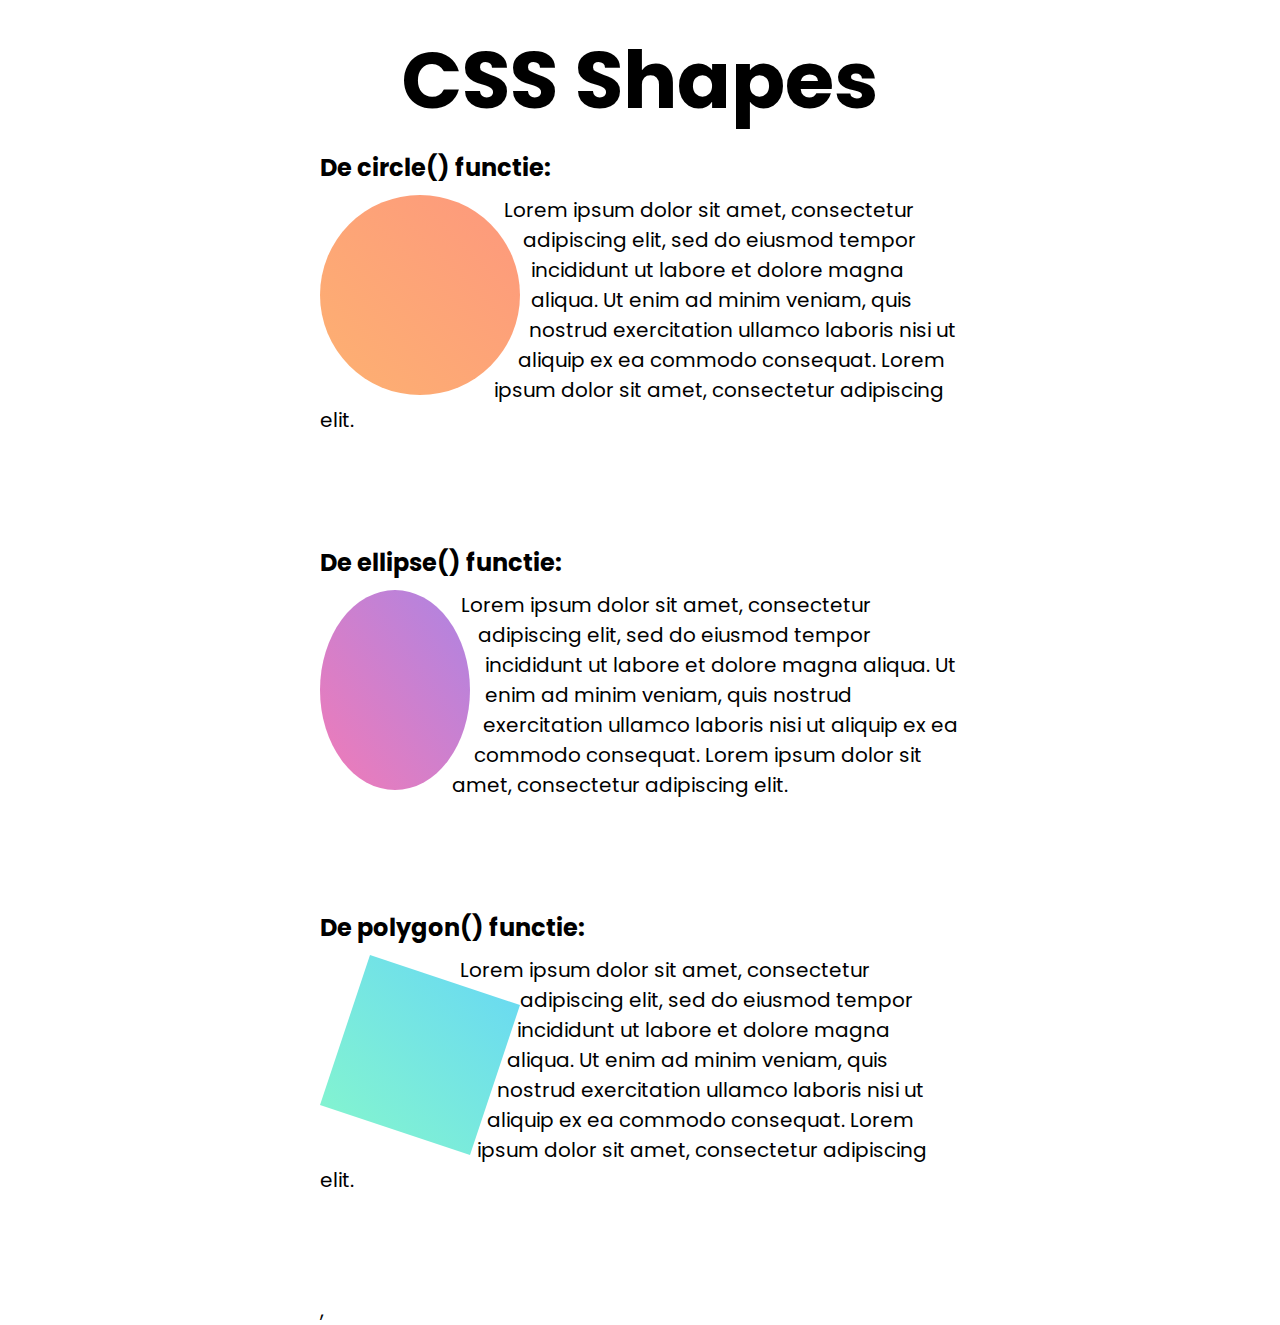
<file: index.html>
<!DOCTYPE html>
<html lang="en" dir="ltr">
  <head>
    <meta charset="utf-8">
    <meta name="viewport" content="width=device-width, initial-scale=1.0">
    <link rel="stylesheet" href="style.css">
    <link href="https://fonts.googleapis.com/css2?family=Poppins:wght@400&display=swap" rel="stylesheet">
    <link href="https://fonts.googleapis.com/css2?family=Poppins:wght@700&display=swap" rel="stylesheet">
    <title></title>
  </head>
  <body>
    <h1>CSS Shapes</h1>
    <div class='div'>
      <h2>De circle() functie:</h2>
      <div class='circle'></div>
      <p>Lorem ipsum dolor sit amet, consectetur adipiscing elit, sed do eiusmod tempor incididunt ut labore et dolore magna aliqua. Ut enim ad minim veniam, quis nostrud exercitation ullamco laboris nisi ut aliquip ex ea commodo consequat. Lorem ipsum dolor sit amet, consectetur adipiscing elit.</p>
    </div>
    <div class='div'>
      <h2>De ellipse() functie:</h2>
      <div class="ellipse"></div>
      <p>Lorem ipsum dolor sit amet, consectetur adipiscing elit, sed do eiusmod tempor incididunt ut labore et dolore magna aliqua. Ut enim ad minim veniam, quis nostrud exercitation ullamco laboris nisi ut aliquip ex ea commodo consequat. Lorem ipsum dolor sit amet, consectetur adipiscing elit.</p>
    </div>
    <div class='div'>
      <h2>De polygon() functie:</h2>
      <div class="polygon"></div>
      <p>Lorem ipsum dolor sit amet, consectetur adipiscing elit, sed do eiusmod tempor incididunt ut labore et dolore magna aliqua. Ut enim ad minim veniam, quis nostrud exercitation ullamco laboris nisi ut aliquip ex ea commodo consequat. Lorem ipsum dolor sit amet, consectetur adipiscing elit.</p>
    </div>
    <p>,</p>
  </body>
</html>
</file>
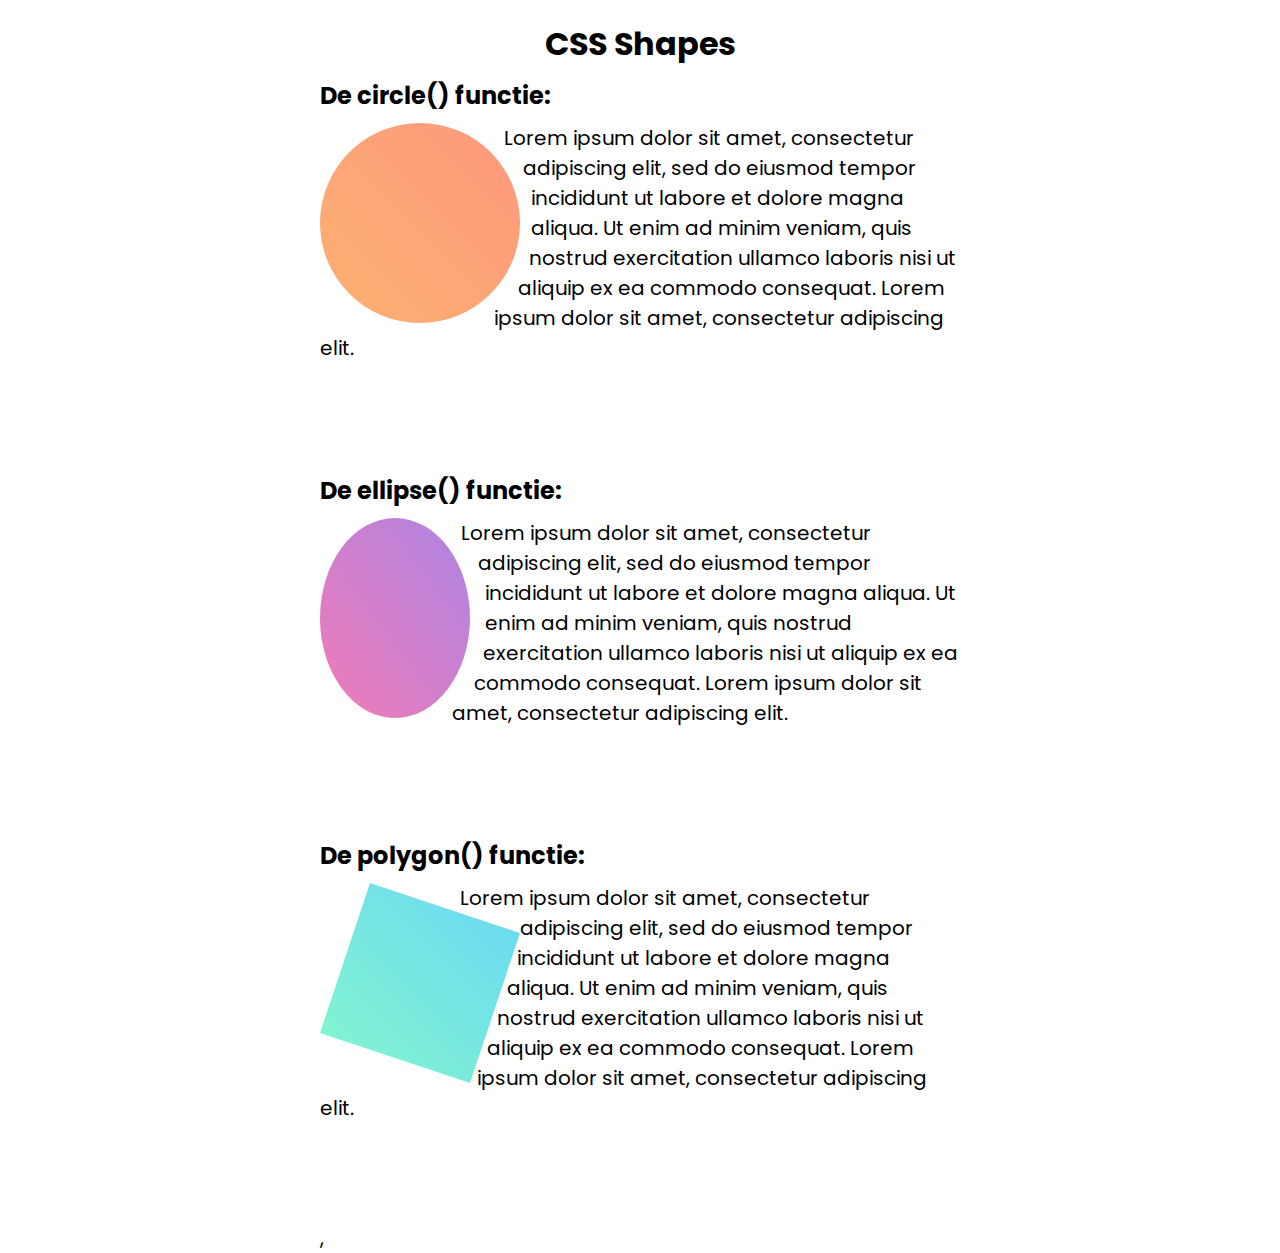
<file: Kennismakingsopdracht/index.html>
<!DOCTYPE html>
<html lang="en" dir="ltr">
  <head>
    <meta charset="utf-8">
    <meta name="viewport" content="width=device-width, initial-scale=1.0">
    <link rel="stylesheet" href="style.css">
    <link href="https://fonts.googleapis.com/css2?family=Poppins:wght@400&display=swap" rel="stylesheet">
    <link href="https://fonts.googleapis.com/css2?family=Poppins:wght@700&display=swap" rel="stylesheet">
    <title></title>
  </head>
  <body>
    <h1>CSS Shapes</h1>
    <div style='display:block; margin-bottom:100px;'>
      <h2>De circle() functie:</h2>
      <div class='circle'></div>
      <p>Lorem ipsum dolor sit amet, consectetur adipiscing elit, sed do eiusmod tempor incididunt ut labore et dolore magna aliqua. Ut enim ad minim veniam, quis nostrud exercitation ullamco laboris nisi ut aliquip ex ea commodo consequat. Lorem ipsum dolor sit amet, consectetur adipiscing elit.</p>
    </div>
    <div style='display:block; margin-bottom:100px;'>
      <h2>De ellipse() functie:</h2>
      <div class="ellipse"></div>
      <p>Lorem ipsum dolor sit amet, consectetur adipiscing elit, sed do eiusmod tempor incididunt ut labore et dolore magna aliqua. Ut enim ad minim veniam, quis nostrud exercitation ullamco laboris nisi ut aliquip ex ea commodo consequat. Lorem ipsum dolor sit amet, consectetur adipiscing elit.</p>
    </div>
    <div style='display:block; margin-bottom:100px;'>
      <h2>De polygon() functie:</h2>
      <div class="polygon"></div>
      <p>Lorem ipsum dolor sit amet, consectetur adipiscing elit, sed do eiusmod tempor incididunt ut labore et dolore magna aliqua. Ut enim ad minim veniam, quis nostrud exercitation ullamco laboris nisi ut aliquip ex ea commodo consequat. Lorem ipsum dolor sit amet, consectetur adipiscing elit.</p>
    </div>
    <p>,</p>
  </body>
</html>
</file>
<file: style.css>
* {
  padding: 0;
  margin: 0;
  font-family: 'Poppins', sans-serif;
}

body {
  margin: auto;
  width: 50vw;
  height: 90vh;
  padding: 20px;
  overflow-x: hidden;
}

h1 {
  text-align: center;
  font-size: 5em;
}

h2 {
  padding: 10px 0;
}

p {
  font-size: 1.25em;
}

.circle {
  background: linear-gradient(to top right, #FDB171, #FD987D);
  width: 200px;
  height: 200px;
  /* border-radius: 50%; */
  float: left;
  margin-right: 15px;

  shape-outside: circle(50% at 50% 50%);
  clip-path: circle(50% at 50% 50%);
  animation: showShape 3s forwards 0s;
}

.ellipse {
  background: linear-gradient(to top right, #F17BB7, #AD84E3);
  width: 150px;
  height: 200px;
  float: left;
  margin-right: 15px;

  shape-outside: ellipse(farthest-side closest-side at 50% 50%);
  clip-path: ellipse(farthest-side closest-side at 50% 50%);

  shape-outside: ellipse(closest-side farthest-side at 50% 50%);
  clip-path: ellipse(closest-side farthest-side at 50% 50%);
  animation: showShape 3s forwards 0s;
}

.polygon {
  background: linear-gradient(to top right, #86F7CC, #67D7F5);
  width: 200px;
  height: 200px;
  float: left;
  margin-right: 15px;

  shape-outside: polygon(50px 0, 200px 50px, 150px 200px, 0px 150px);
  clip-path: polygon(50px 0, 200px 50px, 150px 200px, 0px 150px);
  animation: showShape 3s forwards 0s
}

.div {
  margin-bottom: 100px;
  animation: showDiv 3s forwards 0s;
}

@keyframes showShape {
  0% {
    opacity: 0;
    transform: scale(0) rotate(-180deg);
  }
  100% {
    opacity: 1;
    transform: scale(1);
    transform: scale(1) rotate(360deg);
  }
}

@keyframes showDiv {
  0% {
    opacity: 0;
    transform: translateY(100px);
  }
  100% {
    opacity: 1;
    transform: translateY(0px);
  }
}
</file>
<file: Kennismakingsopdracht/style.css>
* {
  padding: 0;
  margin: 0;
  font-family: 'Poppins', sans-serif;
}

body {
  margin: auto;
  width: 50vw;
  height: 90vh;
  padding: 20px;
  overflow-x: hidden;
}

h1 {
  text-align: center;
}

h2 {
  padding: 10px 0;
}

p {
  font-size: 1.25em;
}

.circle {
  background: linear-gradient(to top right, #FDB171, #FD987D);
  width: 200px;
  height: 200px;
  /* border-radius: 50%; */
  float: left;
  margin-right: 15px;

  shape-outside: circle(50% at 50% 50%);
  clip-path: circle(50% at 50% 50%);

}

.ellipse {
  background: linear-gradient(to top right, #F17BB7, #AD84E3);
  width: 150px;
  height: 200px;
  float: left;
  margin-right: 15px;

  shape-outside: ellipse(farthest-side closest-side at 50% 50%);
  clip-path: ellipse(farthest-side closest-side at 50% 50%);

  shape-outside: ellipse(closest-side farthest-side at 50% 50%);
  clip-path: ellipse(closest-side farthest-side at 50% 50%);
}

.polygon {
  background: linear-gradient(to top right, #86F7CC, #67D7F5);
  width: 200px;
  height: 200px;
  float: left;
  margin-right: 15px;

  shape-outside: polygon(50px 0, 200px 50px, 150px 200px, 0px 150px);
  clip-path: polygon(50px 0, 200px 50px, 150px 200px, 0px 150px);
}
</file>
